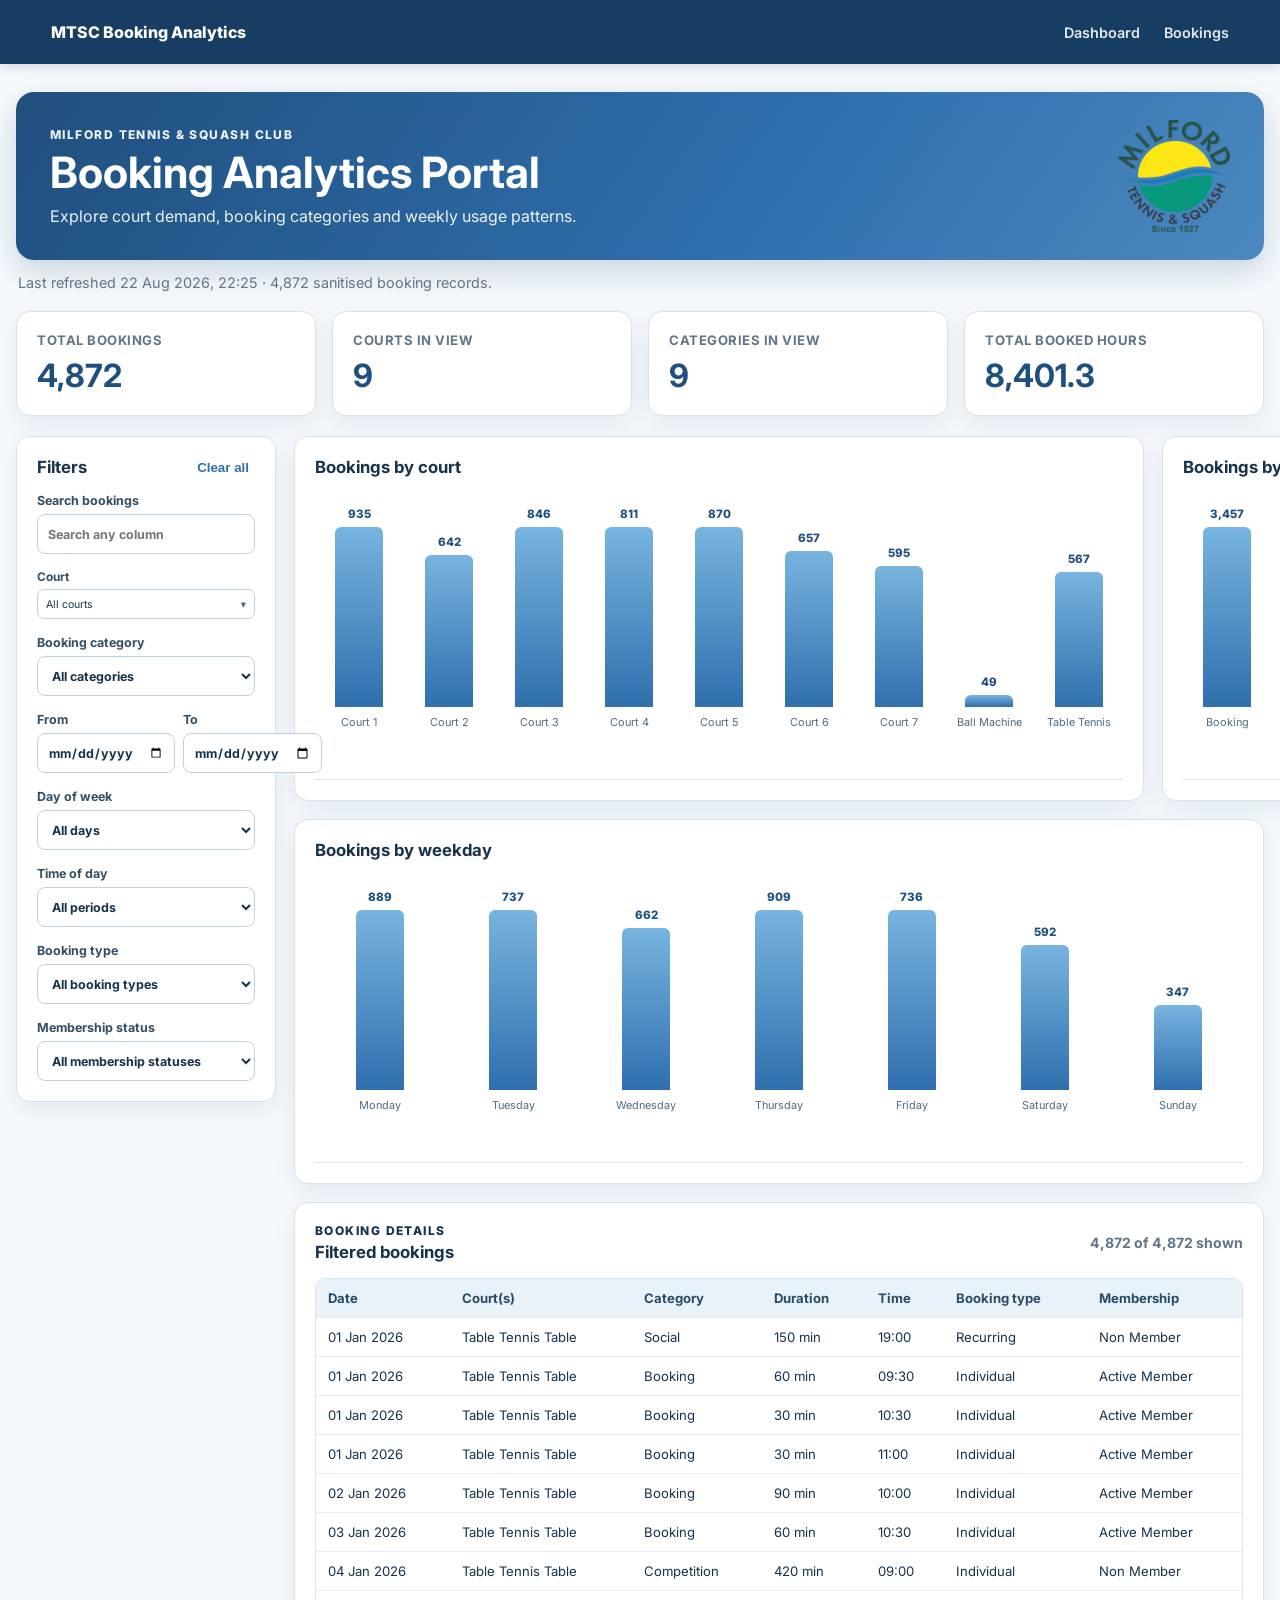
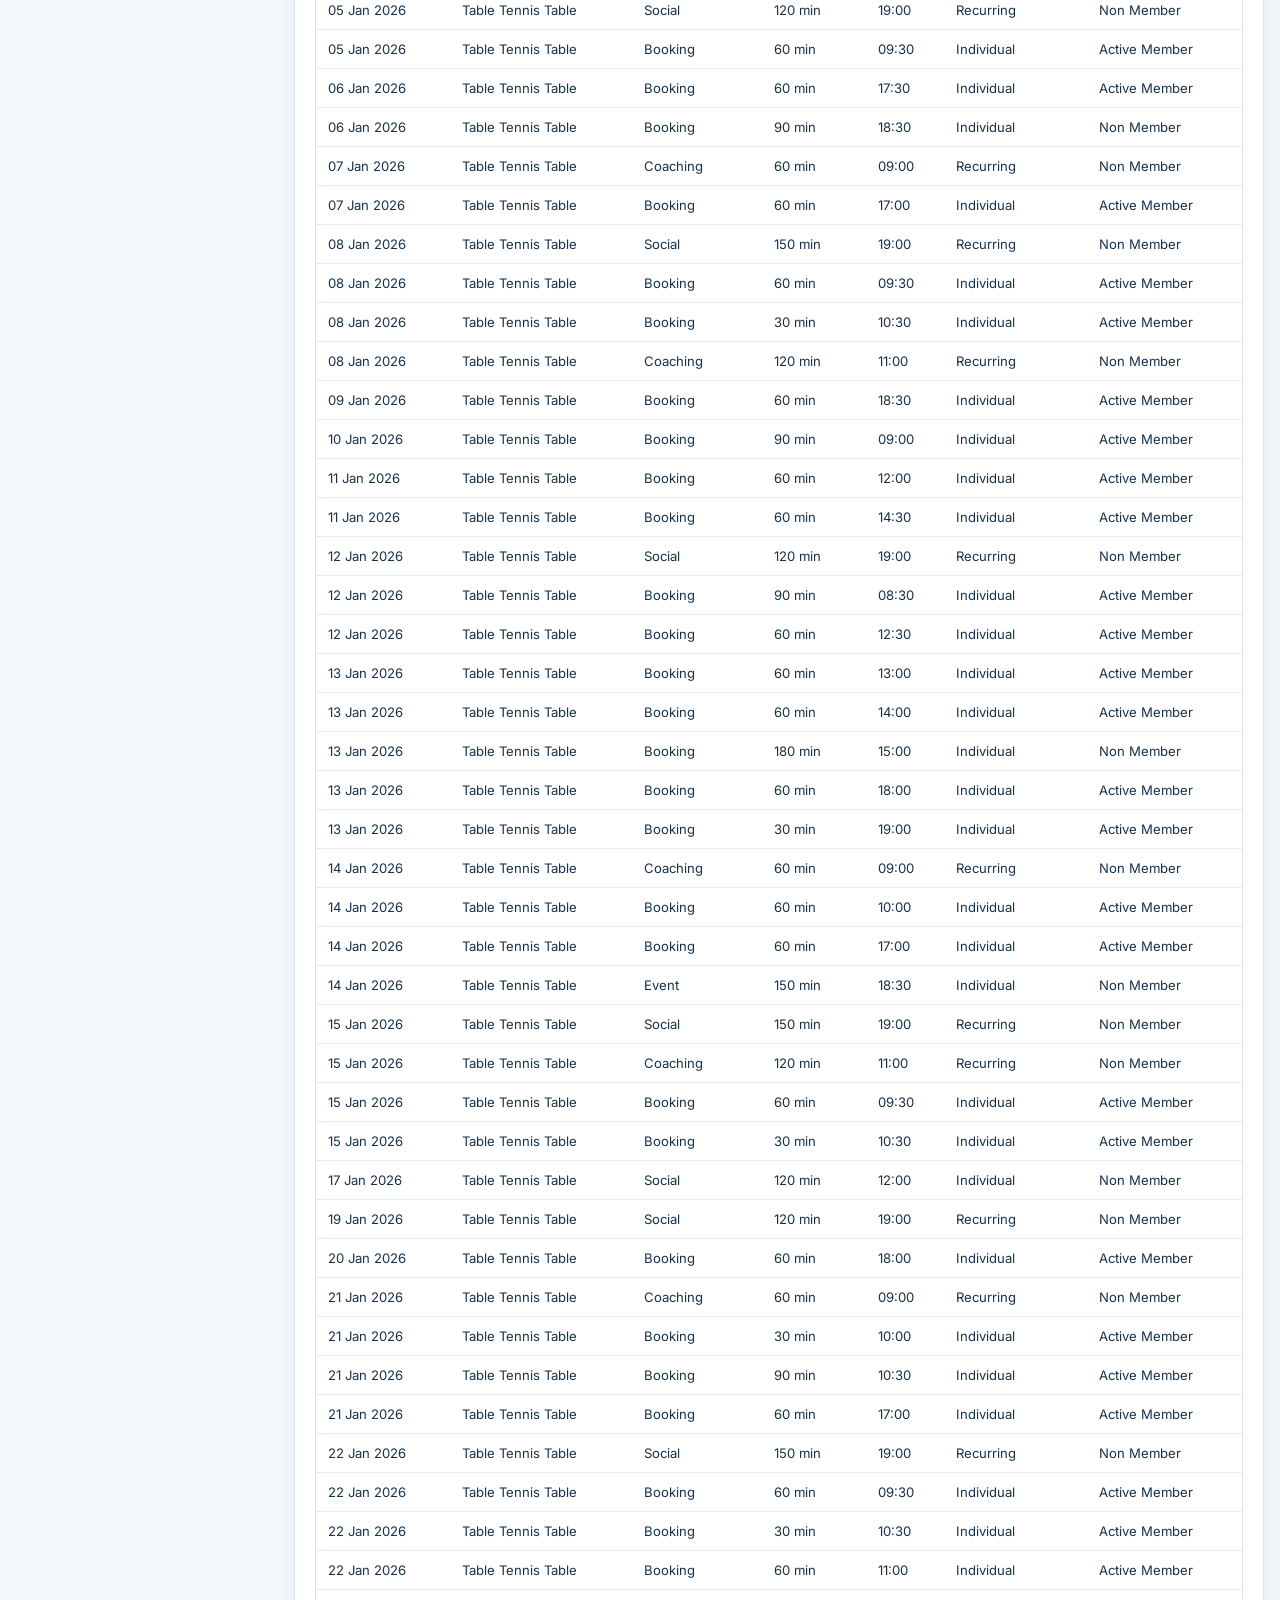
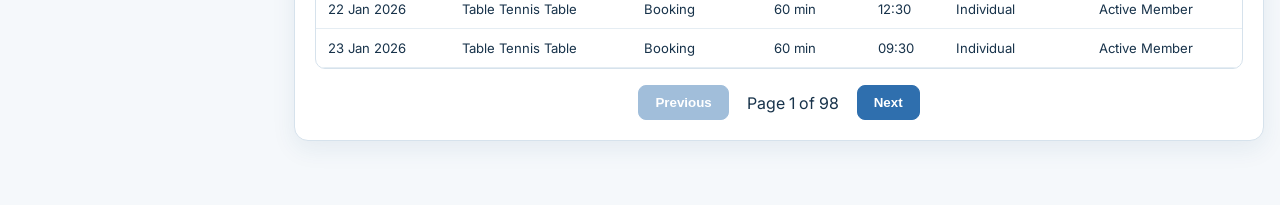
<file: index.html>
<!doctype html>
<html lang="en">
<head>
  <meta charset="utf-8">
  <meta name="viewport" content="width=device-width, initial-scale=1">
  <title>MTSC Booking Analytics Portal</title>
  <link rel="preconnect" href="https://fonts.googleapis.com">
  <link rel="preconnect" href="https://fonts.gstatic.com" crossorigin>
  <link href="https://fonts.googleapis.com/css2?family=Inter:wght@400;500;600;700;800&display=swap" rel="stylesheet">
  <link rel="stylesheet" href="styles.css?v=3">
  <script defer src="app.js?v=4"></script>
</head>
<body>
  <header class="app-header">
    <a class="brand" href="#dashboard">MTSC Booking Analytics</a>
    <nav><a href="#dashboard">Dashboard</a><a href="#bookings">Bookings</a></nav>
  </header>

  <main id="dashboard">
    <section class="hero">
      <div>
        <p class="eyebrow">Milford Tennis &amp; Squash Club</p>
        <h1>Booking Analytics Portal</h1>
        <p>Explore court demand, booking categories and weekly usage patterns.</p>
      </div>
      <img src="assets/milfordlogo.png" alt="Milford Tennis and Squash Club">
    </section>

    <p class="status" id="status" aria-live="polite">Loading booking data…</p>

    <section class="kpi-grid" aria-label="Booking summary">
      <article class="card kpi"><span>Total bookings</span><strong id="totalBookings">0</strong></article>
      <article class="card kpi"><span>Courts in view</span><strong id="courtCount">0</strong></article>
      <article class="card kpi"><span>Categories in view</span><strong id="categoryCount">0</strong></article>
      <article class="card kpi"><span>Total booked hours</span><strong id="bookedHours">0</strong></article>
    </section>

    <section class="portal-layout">
      <aside class="card filters" aria-label="Booking filters">
        <div class="filter-title-row"><h2>Filters</h2><button class="text-button" id="clearFilters" type="button">Clear all</button></div>
        <label>Search bookings<input id="searchInput" type="search" placeholder="Search any column"></label>
        <div class="court-filter">
          <span class="filter-label">Court</span>
          <details class="multi-select" id="courtMenu">
            <summary id="courtSummary">All courts</summary>
            <div class="multi-select-options" id="courtOptions"></div>
          </details>
        </div>
        <label>Booking category<select id="categoryFilter"><option value="">All categories</option></select></label>
        <div class="date-pair">
          <label>From<input id="startDate" type="date"></label>
          <label>To<input id="endDate" type="date"></label>
        </div>
        <label>Day of week<select id="weekdayFilter"><option value="">All days</option></select></label>
        <label>Time of day<select id="periodFilter"><option value="">All periods</option><option>Morning</option><option>Afternoon</option><option>Evening</option></select></label>
        <label>Booking type<select id="typeFilter"><option value="">All booking types</option></select></label>
        <label>Membership status<select id="membershipFilter"><option value="">All membership statuses</option></select></label>
      </aside>

      <div class="dashboard-content">
        <section class="chart-grid">
          <article class="card chart-card"><h2>Bookings by court</h2><div class="bar-chart" id="courtChart"></div></article>
          <article class="card chart-card"><h2>Bookings by category</h2><div class="bar-chart" id="categoryChart"></div></article>
        </section>
        <article class="card chart-card weekday-card"><h2>Bookings by weekday</h2><div class="bar-chart" id="weekdayChart"></div></article>

        <section class="card bookings-panel" id="bookings">
          <div class="section-head"><div><p class="eyebrow">Booking details</p><h2>Filtered bookings</h2></div><span id="shownCount">0 shown</span></div>
          <div class="table-wrap">
            <table>
              <thead><tr><th>Date</th><th>Court(s)</th><th>Category</th><th>Duration</th><th>Time</th><th>Booking type</th><th>Membership</th></tr></thead>
              <tbody id="bookingRows"></tbody>
            </table>
          </div>
          <div class="pagination"><button id="previousPage" type="button">Previous</button><span id="pageStatus"></span><button id="nextPage" type="button">Next</button></div>
        </section>
      </div>
    </section>
  </main>
</body>
</html>
</file>
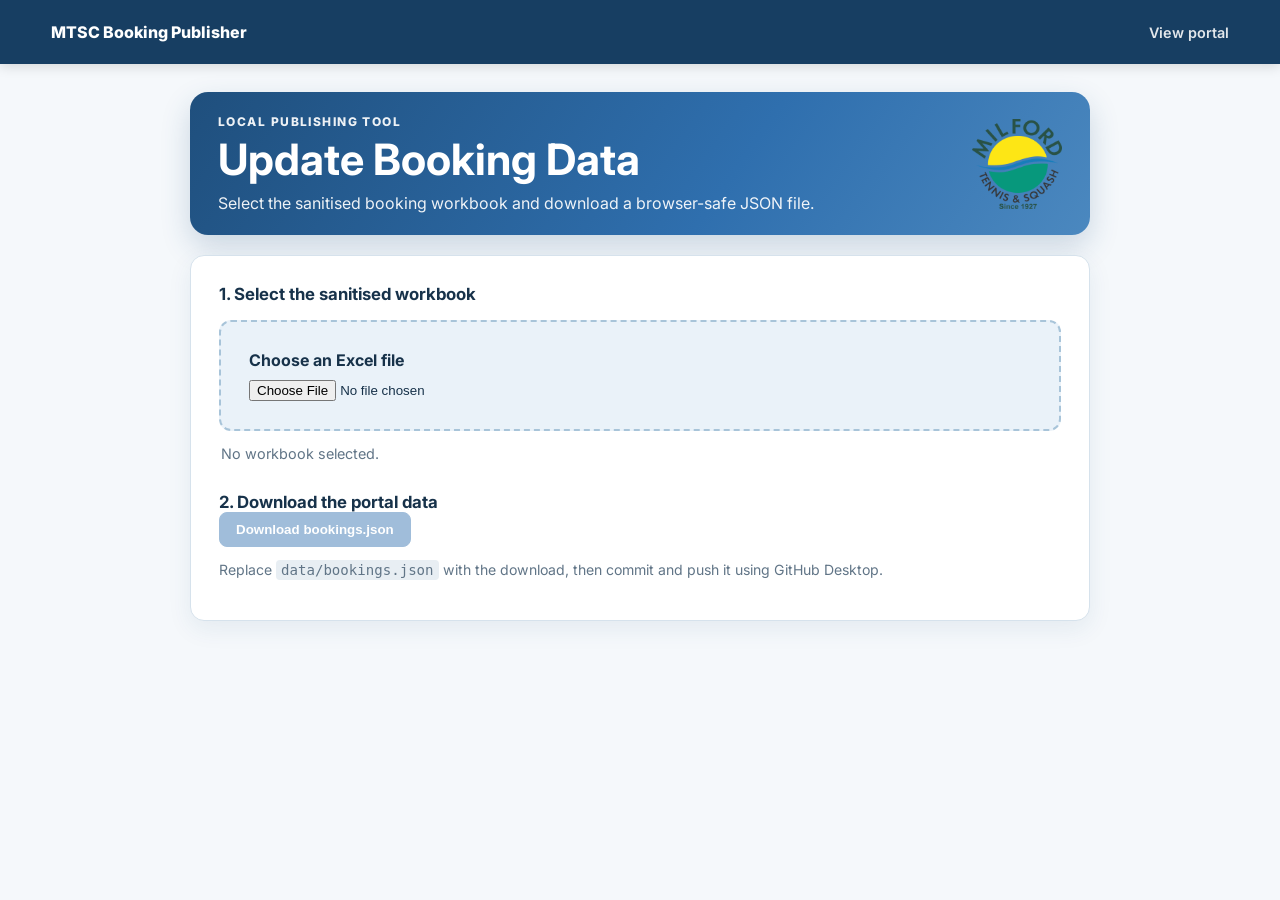
<file: publisher.html>
<!doctype html>
<html lang="en">
<head>
  <meta charset="utf-8">
  <meta name="viewport" content="width=device-width, initial-scale=1">
  <title>MTSC Booking Data Publisher</title>
  <link rel="preconnect" href="https://fonts.googleapis.com">
  <link rel="preconnect" href="https://fonts.gstatic.com" crossorigin>
  <link href="https://fonts.googleapis.com/css2?family=Inter:wght@400;500;600;700;800&display=swap" rel="stylesheet">
  <link rel="stylesheet" href="styles.css?v=3">
  <script defer src="https://cdn.sheetjs.com/xlsx-0.20.3/package/dist/xlsx.full.min.js"></script>
  <script defer src="publisher.js?v=1"></script>
</head>
<body>
  <header class="app-header"><a class="brand" href="index.html">MTSC Booking Publisher</a><nav><a href="index.html">View portal</a></nav></header>
  <main class="publisher-main">
    <section class="hero compact-hero"><div><p class="eyebrow">Local publishing tool</p><h1>Update Booking Data</h1><p>Select the sanitised booking workbook and download a browser-safe JSON file.</p></div><img src="assets/milfordlogo.png" alt="Milford Tennis and Squash Club"></section>
    <section class="card publisher-card">
      <h2>1. Select the sanitised workbook</h2>
      <label class="file-drop">Choose an Excel file<input id="workbookFile" type="file" accept=".xlsx,.xlsm,.xls"></label>
      <p id="publisherStatus" class="status" aria-live="polite">No workbook selected.</p>
      <div class="publisher-summary" id="publisherSummary" hidden></div>
      <h2>2. Download the portal data</h2>
      <button class="primary-button" id="downloadJson" type="button" disabled>Download bookings.json</button>
      <p class="muted">Replace <code>data/bookings.json</code> with the download, then commit and push it using GitHub Desktop.</p>
    </section>
  </main>
</body>
</html>
</file>
<file: styles.css>
:root{--blue:#2f6fae;--blue-dark:#1f4f7d;--blue-soft:#eaf2f9;--ink:#17324a;--muted:#617587;--border:#d6e2ec;--surface:#fff;--bg:#f5f8fb;--shadow:0 8px 24px rgba(28,73,109,.08)}
.court-filter{margin-top:16px}.filter-label{display:block;color:#334e63;font-size:.74rem;font-weight:700}.multi-select{position:relative;margin-top:5px}.filters .multi-select summary{display:flex;align-items:center;justify-content:space-between;width:100%;height:30px;padding:0 8px;border:1px solid #bfd0de;border-radius:7px;background:#fff;color:var(--ink);font-size:.66rem;font-weight:400;cursor:pointer;list-style:none}.multi-select summary::-webkit-details-marker{display:none}.multi-select summary::after{content:"▾";color:#526a7d}.multi-select[open] summary::after{content:"▴"}.multi-select-options{position:absolute;z-index:20;top:34px;left:0;width:100%;max-height:190px;padding:4px;border:1px solid #bfd0de;border-radius:7px;background:#fff;box-shadow:0 10px 24px rgba(31,79,125,.18);overflow-y:auto}.filters .multi-select-options label{display:flex;align-items:center;gap:5px;margin:0;padding:4px 5px;border-radius:5px;font-size:.65rem;font-weight:500;cursor:pointer}.multi-select-options label:hover{background:var(--blue-soft)}.filters .multi-select-options input{display:inline-block;width:12px;height:12px;margin:0;padding:0}
*{box-sizing:border-box}html{scroll-behavior:smooth}body{margin:0;background:var(--bg);color:var(--ink);font-family:Inter,system-ui,sans-serif}.app-header{position:sticky;top:0;z-index:10;display:flex;align-items:center;justify-content:space-between;min-height:64px;padding:0 clamp(18px,4vw,60px);background:#173e62;color:#fff;box-shadow:0 2px 12px rgba(0,0,0,.15)}.brand,.app-header a{color:#fff;text-decoration:none;font-weight:800}.app-header nav{display:flex;gap:24px}.app-header nav a{font-size:.9rem;font-weight:600;opacity:.88}main{width:min(1480px,calc(100% - 32px));margin:28px auto 64px}.hero{display:flex;align-items:center;justify-content:space-between;gap:24px;padding:28px 34px;border-radius:18px;background:linear-gradient(125deg,#1f4f7d,#2f6fae 60%,#4b88bf);color:#fff;box-shadow:0 12px 30px rgba(31,79,125,.2)}.hero h1{margin:4px 0 8px;font-size:clamp(1.8rem,4vw,2.7rem)}.hero p{margin:0;opacity:.92}.hero img{width:112px;max-height:112px;object-fit:contain}.eyebrow{margin:0;text-transform:uppercase;letter-spacing:.12em;font-size:.75rem;font-weight:800}.status{margin:14px 2px;color:var(--muted);font-size:.9rem}.card{background:var(--surface);border:1px solid var(--border);border-radius:14px;box-shadow:var(--shadow)}.kpi-grid{display:grid;grid-template-columns:repeat(4,1fr);gap:16px;margin:20px 0}.kpi{padding:20px}.kpi span{display:block;color:var(--muted);font-size:.82rem;font-weight:700;text-transform:uppercase;letter-spacing:.04em}.kpi strong{display:block;margin-top:8px;color:var(--blue-dark);font-size:2rem}.portal-layout{display:grid;grid-template-columns:260px minmax(0,1fr);gap:18px;align-items:start}.filters{position:sticky;top:82px;padding:20px}.filter-title-row,.section-head{display:flex;justify-content:space-between;align-items:center;gap:12px}.filters h2,.chart-card h2,.bookings-panel h2,.publisher-card h2{margin:0;font-size:1.05rem}.filters label{display:block;margin-top:16px;color:#334e63;font-size:.78rem;font-weight:700}.filters input,.filters select{display:block;width:100%;height:40px;margin-top:6px;padding:0 10px;border:1px solid #bfd0de;border-radius:8px;background:#fff;color:var(--ink);font:inherit}.date-pair{display:grid;grid-template-columns:1fr 1fr;gap:8px}.text-button{border:0;background:none;color:var(--blue);font-weight:700;cursor:pointer}.dashboard-content{min-width:0}.chart-grid{display:grid;grid-template-columns:1fr 1fr;gap:18px}.chart-card{min-height:360px;padding:20px}.weekday-card{margin-top:18px}.bar-chart{display:flex;align-items:flex-end;gap:10px;height:285px;margin-top:18px;padding:12px 4px 50px;border-bottom:1px solid var(--border);overflow-x:auto}.bar-item{display:flex;flex:1 0 46px;min-width:46px;height:100%;flex-direction:column;justify-content:flex-end;align-items:center}.bar-value{margin-bottom:6px;color:var(--blue-dark);font-size:.72rem;font-weight:800}.bar{width:min(48px,80%);min-height:2px;border-radius:6px 6px 0 0;background:linear-gradient(#78b4df,#2f6fae)}.bar-label{width:80px;margin-top:8px;color:#526a7d;font-size:.68rem;text-align:center;overflow-wrap:anywhere}.empty-chart{margin:auto;color:var(--muted)}.bookings-panel{margin-top:18px;padding:20px}.section-head h2{margin-top:4px}.section-head>span{color:var(--muted);font-size:.88rem;font-weight:700}.table-wrap{margin-top:16px;overflow:auto;border:1px solid var(--border);border-radius:10px}table{width:100%;border-collapse:collapse;font-size:.82rem}th{position:sticky;top:0;background:var(--blue-soft);color:#294b66;text-align:left}th,td{padding:11px 12px;border-bottom:1px solid #e5edf3;white-space:nowrap}tbody tr:hover{background:#f5f9fc}.pagination{display:flex;align-items:center;justify-content:center;gap:18px;margin-top:16px}.pagination button,.primary-button{padding:9px 16px;border:1px solid var(--blue);border-radius:8px;background:var(--blue);color:#fff;font-weight:700;cursor:pointer}.pagination button:disabled,.primary-button:disabled{opacity:.45;cursor:not-allowed}.publisher-main{max-width:900px}.compact-hero{padding:22px 28px}.compact-hero img{width:90px}.publisher-card{margin-top:20px;padding:28px}.publisher-card h2:not(:first-child){margin-top:30px}.file-drop{display:flex;flex-direction:column;gap:10px;margin-top:16px;padding:28px;border:2px dashed #a8c4d9;border-radius:12px;background:var(--blue-soft);font-weight:700}.publisher-summary{margin:16px 0;padding:14px;border-radius:9px;background:#edf8f0;color:#24573a}.muted{color:var(--muted);font-size:.88rem}code{padding:2px 5px;border-radius:4px;background:#e8eef3}@media(max-width:1000px){.kpi-grid{grid-template-columns:repeat(2,1fr)}.portal-layout{grid-template-columns:1fr}.filters{position:static}.chart-grid{grid-template-columns:1fr}}@media(max-width:600px){main{width:min(100% - 20px,1480px);margin-top:14px}.app-header{padding:0 14px}.app-header nav{gap:12px}.hero{padding:22px}.hero img{width:78px}.kpi-grid{grid-template-columns:1fr 1fr;gap:10px}.kpi{padding:15px}.kpi strong{font-size:1.55rem}.chart-card{padding:14px}.date-pair{grid-template-columns:1fr}.app-header nav a:first-child{display:none}}
</file>
